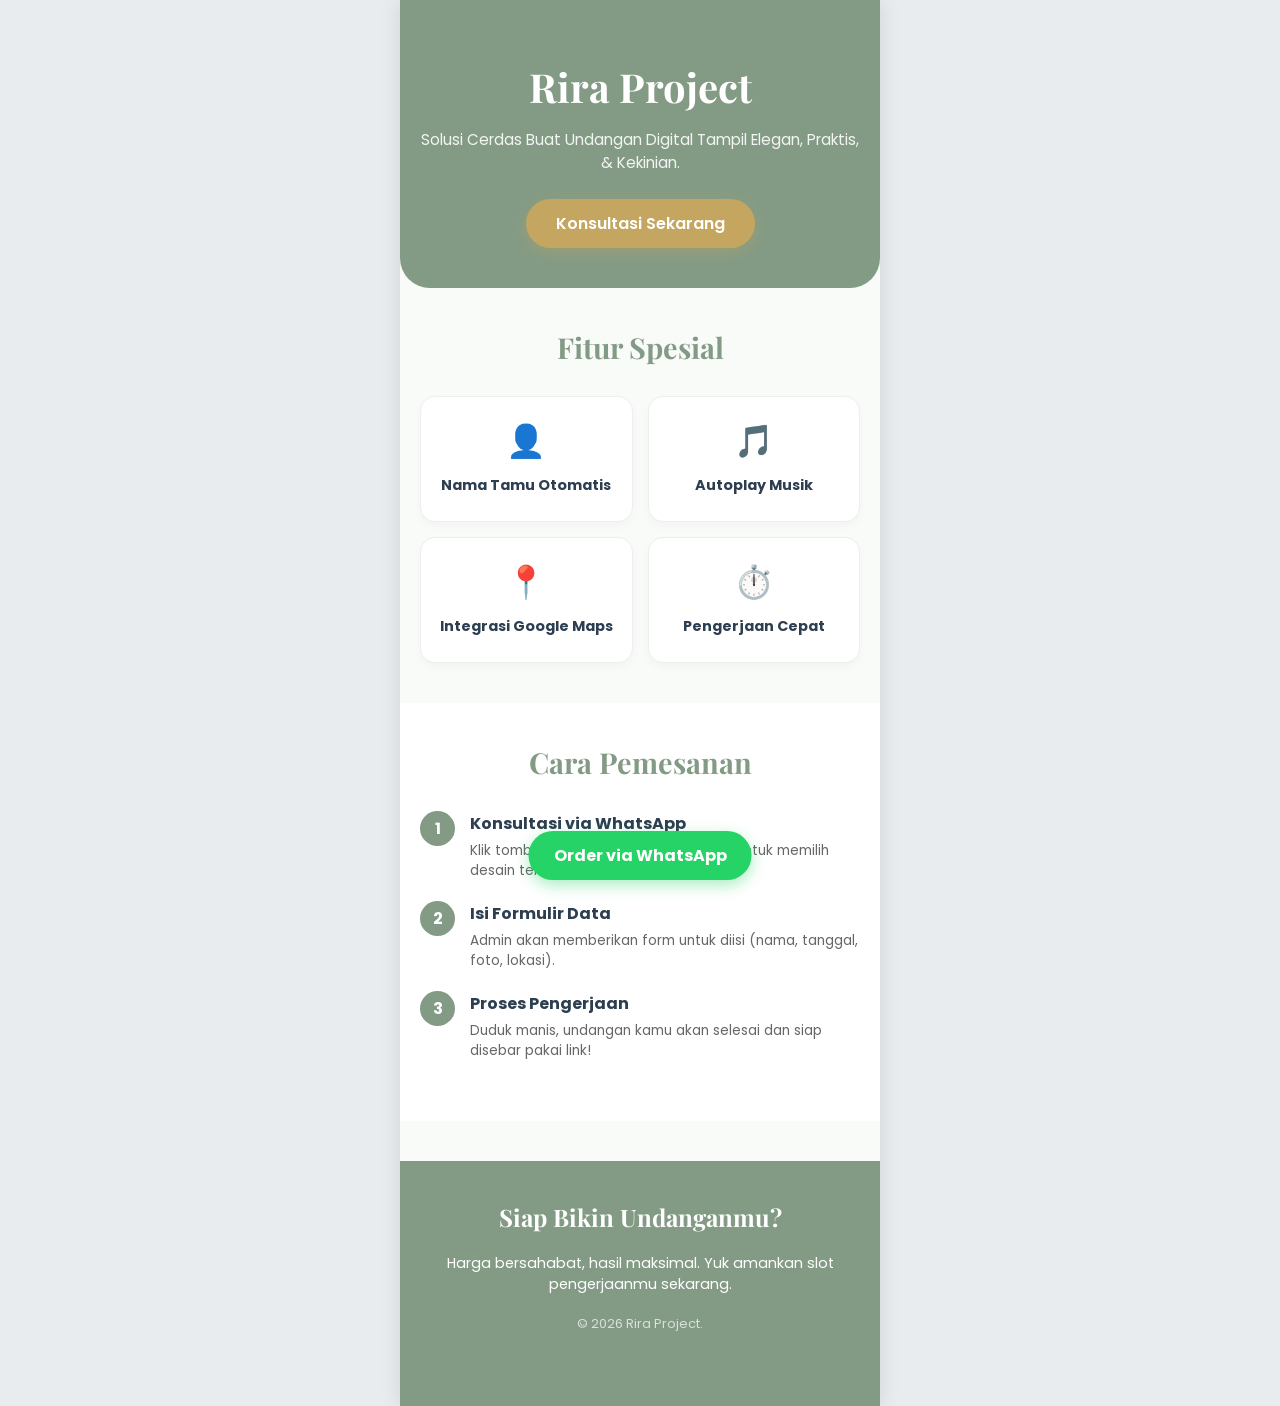
<file: index.html>
<!DOCTYPE html>
<html lang="id">
<head>
    <meta charset="UTF-8">
    <meta name="viewport" content="width=device-width, initial-scale=1.0">
    <title>Rira Project - Jasa Pembuatan Undangan Digital</title>
    <link href="https://fonts.googleapis.com/css2?family=Playfair+Display:wght@600&family=Poppins:wght@300;400;500;600&display=swap" rel="stylesheet">
    
    <style>
        /* --- STYLING DASAR --- */
        :root {
            --primary-color: #839b85; /* Sage Green elegan */
            --gold-accent: #c4a661;   /* Aksen Emas */
            --bg-light: #f9fbf9;
            --text-dark: #2c3e50;
            --text-muted: #666;
        }

        body, html {
            margin: 0;
            padding: 0;
            font-family: 'Poppins', sans-serif;
            background-color: #e9ecef;
            color: var(--text-dark);
            scroll-behavior: smooth;
        }

        .container {
            max-width: 480px;
            margin: 0 auto;
            background-color: var(--bg-light);
            min-height: 100vh;
            box-shadow: 0 0 20px rgba(0,0,0,0.1);
            overflow-x: hidden;
        }

        h1, h2, h3 {
            font-family: 'Playfair Display', serif;
            margin-top: 0;
        }

        /* --- HEADER / HERO SECTION --- */
        .hero {
            background-color: var(--primary-color);
            color: white;
            text-align: center;
            padding: 60px 20px 40px;
            border-bottom-left-radius: 30px;
            border-bottom-right-radius: 30px;
        }

        .hero h1 {
            font-size: 2.5rem;
            margin-bottom: 10px;
            color: #fff;
        }

        .hero p {
            font-size: 0.95rem;
            opacity: 0.9;
            margin-bottom: 25px;
        }

        .btn-order {
            display: inline-block;
            background-color: var(--gold-accent);
            color: white;
            padding: 12px 30px;
            border-radius: 30px;
            text-decoration: none;
            font-weight: 600;
            box-shadow: 0 4px 15px rgba(196, 166, 97, 0.4);
            transition: 0.3s;
        }

        /* --- FITUR SECTION --- */
        .features {
            padding: 40px 20px;
        }

        .section-title {
            text-align: center;
            color: var(--primary-color);
            font-size: 1.8rem;
            margin-bottom: 30px;
        }

        .feature-grid {
            display: grid;
            grid-template-columns: 1fr 1fr;
            gap: 15px;
        }

        .feature-item {
            background: white;
            padding: 20px 15px;
            border-radius: 15px;
            text-align: center;
            box-shadow: 0 4px 10px rgba(0,0,0,0.03);
            border: 1px solid #eee;
        }

        .feature-icon {
            font-size: 2rem;
            margin-bottom: 10px;
        }

        .feature-item h3 {
            font-size: 0.9rem;
            font-family: 'Poppins', sans-serif;
            color: var(--text-dark);
            margin-bottom: 5px;
        }

        /* --- CARA PESAN --- */
        .how-to {
            background-color: #fff;
            padding: 40px 20px;
            margin-bottom: 40px;
        }

        .step {
            display: flex;
            align-items: flex-start;
            margin-bottom: 20px;
        }

        .step-number {
            background-color: var(--primary-color);
            color: white;
            width: 35px;
            height: 35px;
            border-radius: 50%;
            display: flex;
            justify-content: center;
            align-items: center;
            font-weight: bold;
            margin-right: 15px;
            flex-shrink: 0;
        }

        .step-text h4 {
            margin: 0 0 5px 0;
            font-size: 1rem;
        }

        .step-text p {
            margin: 0;
            font-size: 0.85rem;
            color: var(--text-muted);
        }

        /* --- FOOTER / CTA BOTTOM --- */
        .footer-cta {
            text-align: center;
            padding: 40px 20px 60px;
            background-color: var(--primary-color);
            color: white;
        }

        .footer-cta h2 {
            color: white;
        }

        /* Tombol WA Mengambang */
        .float-wa {
            position: fixed;
            bottom: 20px;
            right: 50%;
            transform: translateX(50%);
            background-color: #25D366;
            color: white;
            padding: 12px 25px;
            border-radius: 30px;
            text-decoration: none;
            font-weight: bold;
            display: flex;
            align-items: center;
            box-shadow: 0 5px 15px rgba(37, 211, 102, 0.4);
            z-index: 1000;
            width: max-content;
        }

        .float-wa img {
            width: 20px;
            margin-right: 8px;
        }
    </style>
</head>
<body>

<div class="container">

    <!-- HERO SECTION -->
    <div class="hero">
        <h1>Rira Project</h1>
        <p>Solusi Cerdas Buat Undangan Digital Tampil Elegan, Praktis, & Kekinian.</p>
        
        <!-- Ganti Nomor WA di href bawah ini -->
        <a href="https://wa.me/6281234567890?text=Halo%20Rira%20Project,%20saya%20mau%20tanya-tanya%20soal%20pembuatan%20undangan%20online." class="btn-order" target="_blank">Konsultasi Sekarang</a>
    </div>

    <!-- FITUR SECTION -->
    <div class="features">
        <h2 class="section-title">Fitur Spesial</h2>
        <div class="feature-grid">
            <div class="feature-item">
                <div class="feature-icon">👤</div>
                <h3>Nama Tamu Otomatis</h3>
            </div>
            <div class="feature-item">
                <div class="feature-icon">🎵</div>
                <h3>Autoplay Musik</h3>
            </div>
            <div class="feature-item">
                <div class="feature-icon">📍</div>
                <h3>Integrasi Google Maps</h3>
            </div>
            <div class="feature-item">
                <div class="feature-icon">⏱️</div>
                <h3>Pengerjaan Cepat</h3>
            </div>
        </div>
    </div>

    <!-- CARA PESAN -->
    <div class="how-to">
        <h2 class="section-title">Cara Pemesanan</h2>
        
        <div class="step">
            <div class="step-number">1</div>
            <div class="step-text">
                <h4>Konsultasi via WhatsApp</h4>
                <p>Klik tombol order dan chat admin kami untuk memilih desain template.</p>
            </div>
        </div>
        
        <div class="step">
            <div class="step-number">2</div>
            <div class="step-text">
                <h4>Isi Formulir Data</h4>
                <p>Admin akan memberikan form untuk diisi (nama, tanggal, foto, lokasi).</p>
            </div>
        </div>

        <div class="step">
            <div class="step-number">3</div>
            <div class="step-text">
                <h4>Proses Pengerjaan</h4>
                <p>Duduk manis, undangan kamu akan selesai dan siap disebar pakai link!</p>
            </div>
        </div>
    </div>

    <!-- FOOTER CTA -->
    <div class="footer-cta">
        <h2>Siap Bikin Undanganmu?</h2>
        <p style="font-size: 0.9rem; margin-bottom: 20px;">Harga bersahabat, hasil maksimal. Yuk amankan slot pengerjaanmu sekarang.</p>
        <p style="font-size: 0.8rem; opacity: 0.7;">&copy; 2026 Rira Project.</p>
    </div>

    <!-- TOMBOL WA MENGAMBANG DI BAWAH -->
    <!-- GANTI 6281234567890 DENGAN NOMOR WA ASLI LO -->
    <a href="https://wa.me/6281234567890?text=Halo%20Rira%20Project,%20saya%20mau%20pesan%20undangan%20online." class="float-wa" target="_blank">
        Order via WhatsApp
    </a>

</div>

</body>
</html>
</file>
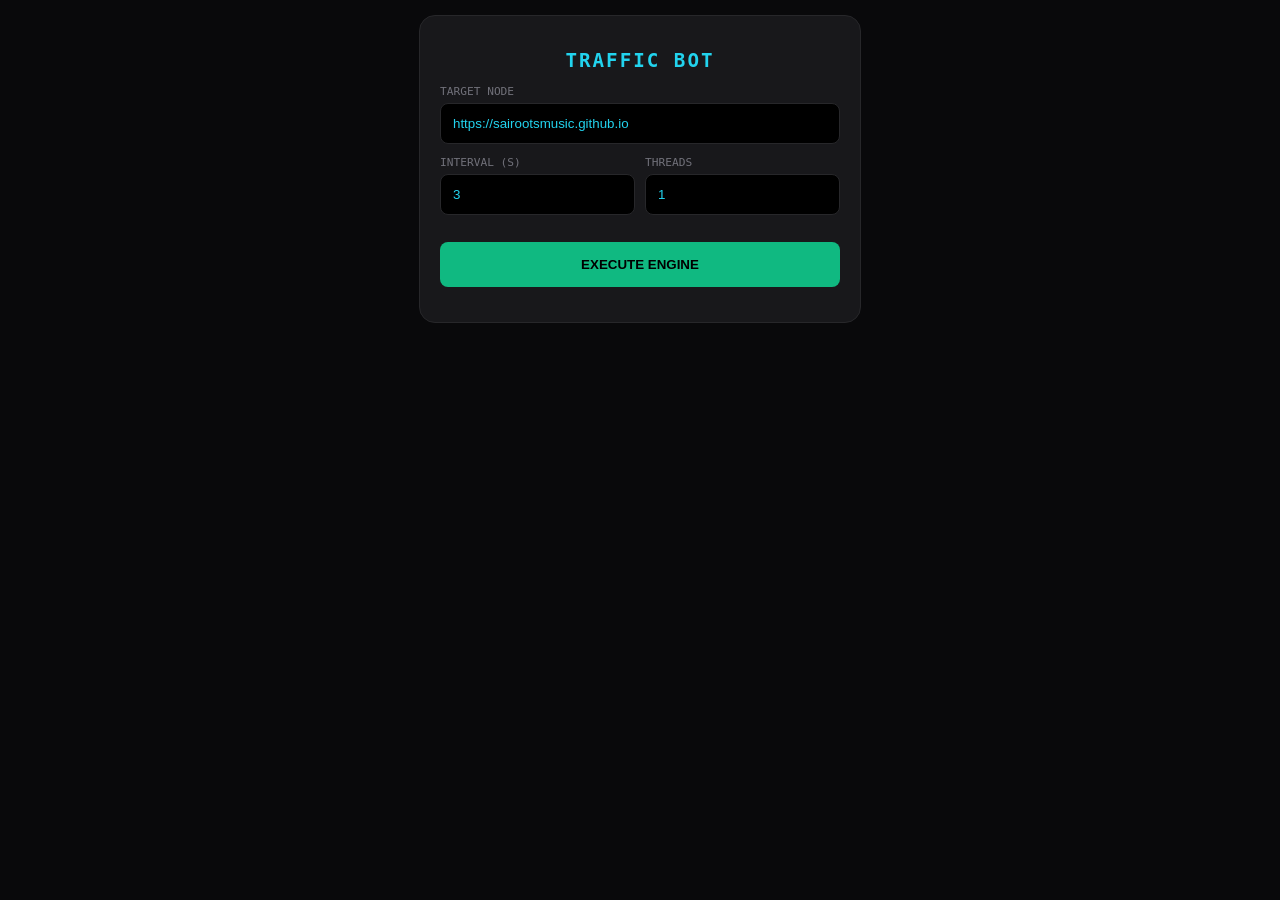
<file: traficbot.html>
<!DOCTYPE html>
<html lang="id">
<head>
    <meta charset="UTF-8">
    <meta name="viewport" content="width=device-width, initial-scale=1.0">
    <title>Traffic Bot Final</title>
    <style>
        :root {
            --bg: #09090b;
            --card: #18181b;
            --cyan: #22d3ee;
            --red: #f43f5e;
            --green: #10b981;
            --border: #27272a;
        }

        body {
            font-family: 'Segoe UI', monospace;
            background: var(--bg);
            color: #e4e4e7;
            margin: 0; padding: 15px;
            display: flex; justify-content: center;
        }

        .container {
            background: var(--card);
            width: 100%; max-width: 400px;
            padding: 20px; border-radius: 16px;
            border: 1px solid var(--border);
        }

        h1 { font-size: 1.2rem; color: var(--cyan); text-align: center; letter-spacing: 2px; }

        input {
            width: 100%; background: #000; border: 1px solid var(--border);
            color: var(--cyan); padding: 12px; border-radius: 8px;
            margin-bottom: 12px; box-sizing: border-box;
        }

        .row { display: flex; gap: 10px; }
        .col { flex: 1; }
        label { font-size: 0.7rem; color: #71717a; display: block; margin-bottom: 5px; }

        .btn {
            width: 100%; padding: 15px; border: none; border-radius: 8px;
            font-weight: bold; cursor: pointer; margin: 15px 0;
            transition: 0.2s; text-transform: uppercase;
        }
        .start { background: var(--green); color: #000; }
        .stop { background: var(--red); color: #fff; }

        /* LIVE PROOF MONITOR */
        #monitor {
            background: #000; border: 1px solid var(--border);
            padding: 15px; border-radius: 10px; display: none;
        }

        .signal-grid { display: grid; grid-template-columns: 1fr 1fr; gap: 10px; margin-bottom: 15px; }
        .box { text-align: center; border: 1px solid #333; padding: 10px; border-radius: 6px; }
        .val { font-size: 1.2rem; font-weight: bold; color: #fff; }

        /* Grafik Visual Network */
        .visual-bars {
            height: 50px; display: flex; align-items: flex-end; gap: 3px;
            border-bottom: 1px solid var(--cyan); margin-bottom: 10px; overflow: hidden;
        }
        .bar { width: 100%; background: var(--cyan); min-height: 2px; transition: 0.1s; }

        .log { height: 80px; font-size: 0.65rem; color: var(--green); overflow-y: auto; font-family: monospace; }
    </style>
</head>
<body>

<div class="container">
    <h1>TRAFFIC BOT</h1>

    <label>TARGET NODE</label>
    <input type="text" id="targetUrl" value="https://sairootsmusic.github.io">

    <div class="row">
        <div class="col">
            <label>INTERVAL (S)</label>
            <input type="number" id="intervalTime" value="3">
        </div>
        <div class="col">
            <label>THREADS</label>
            <input type="number" id="threads" value="1">
        </div>
    </div>

    <button class="btn start" id="mainBtn" onclick="toggleBot()">Execute Engine</button>

    <div id="monitor">
        <div class="visual-bars" id="barContainer"></div>
        
        <div class="signal-grid">
            <div class="box">
                <label>NETWORK HITS</label>
                <span class="val" id="hitCount">0</span>
            </div>
            <div class="box">
                <label>DATA FLOW</label>
                <span class="val" id="flowStatus" style="color:var(--red)">OFFLINE</span>
            </div>
        </div>

        <div class="log" id="logBox">> Ready for data injection...</div>
    </div>
</div>

<script>
    let isRunning = false;
    let count = 0;
    let botInterval;

    // Membuat bar awal untuk grafik
    const container = document.getElementById('barContainer');
    for(let i=0; i<25; i++) {
        let b = document.createElement('div');
        b.className = 'bar';
        b.style.height = '2px';
        container.appendChild(b);
    }

    function updateVisual() {
        const bars = document.querySelectorAll('.bar');
        bars.forEach(b => {
            let h = Math.floor(Math.random() * 45) + 5;
            b.style.height = h + 'px';
            setTimeout(() => b.style.height = '2px', 300);
        });
    }

    function addLog(msg) {
        const box = document.getElementById('logBox');
        box.innerHTML += `<div>> ${msg}</div>`;
        box.scrollTop = box.scrollHeight;
    }

    function toggleBot() {
        const btn = document.getElementById('mainBtn');
        const mon = document.getElementById('monitor');
        const url = document.getElementById('targetUrl').value;
        const interval = document.getElementById('intervalTime').value * 1000;
        const threads = document.getElementById('threads').value;

        if (!isRunning) {
            isRunning = true;
            btn.innerText = "Terminate Engine";
            btn.className = "btn stop";
            mon.style.display = "block";
            document.getElementById('flowStatus').innerText = "ACTIVE";
            document.getElementById('flowStatus').style.color = "var(--cyan)";

            botInterval = setInterval(() => {
                for (let i = 0; i < threads; i++) {
                    const ifr = document.createElement('iframe');
                    ifr.style.display = 'none';
                    ifr.src = url + "?t=" + Date.now();
                    
                    // BUKTI FISIK: Onload hanya terpanggil jika server merespon
                    ifr.onload = function() {
                        updateVisual();
                        addLog(`SUCCESS: Data packet received from ${url.split('/')[2]}`);
                    };

                    document.body.appendChild(ifr);
                    setTimeout(() => ifr.remove(), 2500);
                }
                count += parseInt(threads);
                document.getElementById('hitCount').innerText = count;
            }, interval);
        } else {
            isRunning = false;
            btn.innerText = "Execute Engine";
            btn.className = "btn start";
            document.getElementById('flowStatus').innerText = "OFFLINE";
            document.getElementById('flowStatus').style.color = "var(--red)";
            clearInterval(botInterval);
        }
    }
</script>

</body>
</html>
</file>
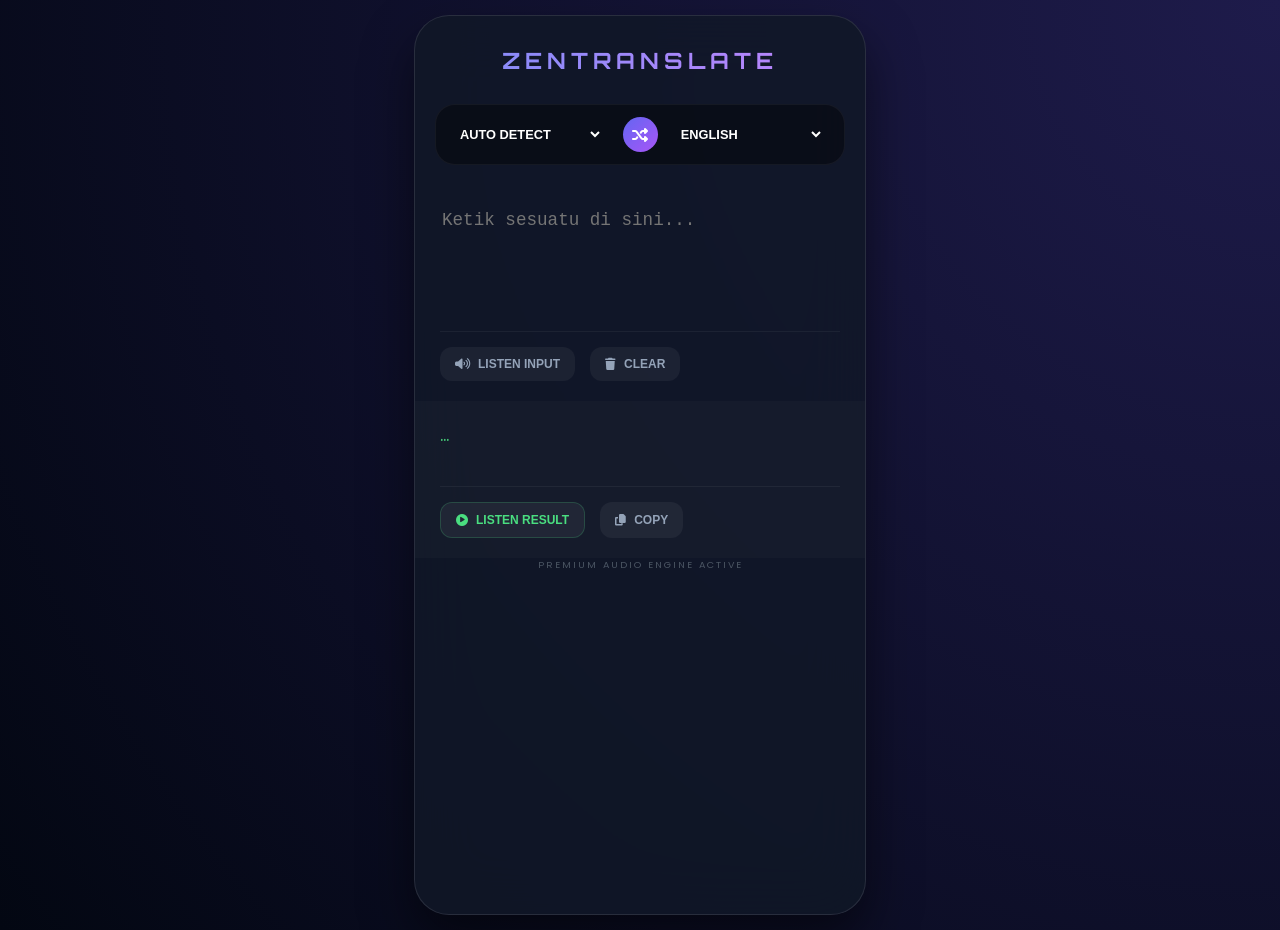
<file: translator.html>
<!DOCTYPE html>
<html lang="id">
<head>
    <meta charset="UTF-8">
    <meta name="viewport" content="width=device-width, initial-scale=1.0, maximum-scale=1.0, user-scalable=no">
    <title>ZenTranslate ELITE</title>
    <link rel="stylesheet" href="https://cdnjs.cloudflare.com/ajax/libs/font-awesome/6.4.0/css/all.min.css">
    <link href="https://fonts.googleapis.com/css2?family=Orbitron:wght@700&family=Poppins:wght@300;400;600;800&display=swap" rel="stylesheet">
    <style>
        :root {
            --p: #6366f1; --s: #a855f7; --accent: #4ade80;
            --bg: #030712; --card: rgba(17, 24, 39, 0.85);
        }

        body {
            margin: 0; padding: 15px; font-family: 'Poppins', sans-serif;
            background: radial-gradient(circle at top right, #1e1b4b, #030712);
            min-height: 100vh; color: #fff; display: flex; justify-content: center;
        }

        .app-container {
            width: 100%; max-width: 450px; background: var(--card);
            backdrop-filter: blur(30px); border: 1px solid rgba(255,255,255,0.1);
            border-radius: 35px; box-shadow: 0 25px 50px rgba(0,0,0,0.5);
            overflow: hidden; animation: fadeIn 0.8s ease;
        }

        @keyframes fadeIn { from { opacity: 0; transform: translateY(20px); } to { opacity: 1; transform: translateY(0); } }

        .header { padding: 30px 20px 10px; text-align: center; }
        .header h1 {
            font-family: 'Orbitron', sans-serif; font-size: 1.4rem; margin: 0;
            background: linear-gradient(to right, #818cf8, #c084fc);
            -webkit-background-clip: text; -webkit-text-fill-color: transparent;
            letter-spacing: 5px;
        }

        .lang-control {
            display: flex; align-items: center; justify-content: space-between;
            background: rgba(0,0,0,0.4); margin: 20px; padding: 12px 20px;
            border-radius: 20px; border: 1px solid rgba(255,255,255,0.05);
        }

        select {
            background: none; color: #fff; border: none; font-size: 0.8rem;
            font-weight: 600; outline: none; width: 40%; cursor: pointer;
        }

        .swap-btn {
            width: 35px; height: 35px; background: linear-gradient(135deg, var(--p), var(--s));
            border-radius: 50%; display: flex; justify-content: center; align-items: center;
            cursor: pointer; transition: 0.3s;
        }

        .input-box, .output-box { padding: 20px 25px; position: relative; }
        
        textarea {
            width: 100%; background: transparent; border: none; color: #fff;
            font-size: 1.1rem; resize: none; outline: none; min-height: 100px; line-height: 1.5;
        }

        .res-text { color: var(--accent); font-size: 1.1rem; min-height: 50px; line-height: 1.6; word-wrap: break-word; }

        .action-bar {
            display: flex; gap: 15px; margin-top: 15px;
            border-top: 1px solid rgba(255,255,255,0.05); padding-top: 15px;
        }

        .btn-premium {
            background: rgba(255,255,255,0.05); border: none; color: #94a3b8;
            padding: 10px 15px; border-radius: 12px; cursor: pointer; transition: 0.2s;
            display: flex; align-items: center; gap: 8px; font-size: 0.75rem; font-weight: 600;
        }
        .btn-premium:hover { background: rgba(255,255,255,0.15); color: #fff; }

        .status-badge {
            text-align: center; font-size: 0.6rem; color: #4b5563;
            letter-spacing: 2px; padding-bottom: 20px; text-transform: uppercase;
        }
    </style>
</head>
<body>

<div class="app-container">
    <div class="header"><h1>ZENTRANSLATE</h1></div>

    <div class="lang-control">
        <select id="srcLang"><option value="auto">AUTO DETECT</option></select>
        <div class="swap-btn" onclick="swap()"><i class="fas fa-random"></i></div>
        <select id="targetLang"></select>
    </div>

    <div class="input-box">
        <textarea id="inputText" placeholder="Ketik sesuatu di sini..." oninput="trigger()"></textarea>
        <div class="action-bar">
            <button class="btn-premium" onclick="speakInput()">
                <i class="fas fa-volume-up"></i> LISTEN INPUT
            </button>
            <button class="btn-premium" onclick="clearText()">
                <i class="fas fa-trash"></i> CLEAR
            </button>
        </div>
    </div>

    <div class="output-box" style="background: rgba(255,255,255,0.02);">
        <div id="outputText" class="res-text">...</div>
        <div class="action-bar">
            <button class="btn-premium" onclick="speakOutput()" style="color: var(--accent); border: 1px solid rgba(74, 222, 128, 0.2);">
                <i class="fas fa-play-circle"></i> LISTEN RESULT
            </button>
            <button class="btn-premium" onclick="copyResult()">
                <i class="fas fa-copy"></i> COPY
            </button>
        </div>
    </div>

    <div class="status-badge" id="status">PREMIUM AUDIO ENGINE ACTIVE</div>
</div>

<script>
    // Database 100+ Bahasa
    const langs = {"af":"Afrikaans","sq":"Albanian","am":"Amharic","ar":"Arabic","hy":"Armenian","az":"Azerbaijani","eu":"Basque","be":"Belarusian","bn":"Bengali","bs":"Bosnian","bg":"Bulgarian","ca":"Catalan","ceb":"Cebuano","ny":"Chichewa","zh-CN":"Chinese","hr":"Croatian","cs":"Czech","da":"Danish","nl":"Dutch","en":"English","eo":"Esperanto","et":"Estonian","tl":"Filipino","fi":"Finnish","fr":"French","de":"German","el":"Greek","gu":"Gujarati","ht":"Haitian Creole","ha":"Hausa","iw":"Hebrew","hi":"Hindi","hu":"Hungarian","is":"Icelandic","ig":"Igbo","id":"Indonesian","ga":"Irish","it":"Italian","ja":"Japanese","jw":"Javanese","kn":"Kannada","kk":"Kazakh","km":"Khmer","ko":"Korean","lo":"Lao","la":"Latin","lv":"Latvian","lt":"Lithuanian","mk":"Macedonian","mg":"Malagasy","ms":"Malay","ml":"Malayalam","mt":"Maltese","mi":"Maori","mr":"Marathi","mn":"Mongolian","my":"Myanmar","ne":"Nepalese","no":"Norwegian","ps":"Pashto","fa":"Persian","pl":"Polish","pt":"Portuguese","pa":"Punjabi","ro":"Romanian","ru":"Russian","sr":"Serbian","sk":"Slovak","sl":"Slovenian","so":"Somali","es":"Spanish","su":"Sundanese","sw":"Swahili","sv":"Swedish","tg":"Tajik","ta":"Tamil","te":"Telugu","th":"Thai","tr":"Turkish","uk":"Ukrainian","ur":"Urdu","uz":"Uzbek","vi":"Vietnamese","zu":"Zulu"};

    const src = document.getElementById('srcLang');
    const target = document.getElementById('targetLang');
    const status = document.getElementById('status');

    Object.entries(langs).forEach(([code, name]) => {
        const opt = `<option value="${code}">${name.toUpperCase()}</option>`;
        src.innerHTML += opt; target.innerHTML += opt;
    });
    target.value = "en";

    let timer;
    function trigger() {
        status.innerText = 'MEMPROSES...';
        clearTimeout(timer);
        timer = setTimeout(translate, 600);
    }

    async function translate() {
        const text = document.getElementById('inputText').value;
        const out = document.getElementById('outputText');
        if(!text) { out.innerText = '...'; status.innerText = 'READY'; return; }

        try {
            const url = `https://translate.googleapis.com/translate_a/single?client=gtx&sl=${src.value}&tl=${target.value}&dt=t&q=${encodeURIComponent(text)}`;
            const res = await fetch(url);
            const data = await res.json();
            if(data && data[0]) {
                out.innerText = data[0].map(x => x[0]).join("");
                status.innerText = 'TRANSLATED';
            }
        } catch (e) { status.innerText = 'CONNECTION ERROR'; }
    }

    // FUNGSI LISTEN (AUDIO) PERBAIKAN
    function playAudio(text, langCode) {
        if (!text || text === '...') return;
        window.speechSynthesis.cancel(); // Reset suara sebelumnya biar gak tumpang tindih
        const utterance = new SpeechSynthesisUtterance(text);
        utterance.lang = langCode;
        utterance.rate = 0.9; // Kecepatan sedikit diperlambat biar jelas
        window.speechSynthesis.speak(utterance);
    }

    window.speakInput = () => playAudio(document.getElementById('inputText').value, src.value === 'auto' ? 'id-ID' : src.value);
    window.speakOutput = () => playAudio(document.getElementById('outputText').innerText, target.value);

    window.copyResult = () => {
        navigator.clipboard.writeText(document.getElementById('outputText').innerText);
        status.innerText = 'COPIED!';
        setTimeout(() => status.innerText = 'READY', 2000);
    };

    window.clearText = () => {
        document.getElementById('inputText').value = '';
        document.getElementById('outputText').innerText = '...';
        status.innerText = 'CLEARED';
    };

    window.swap = () => {
        if(src.value === 'auto') return;
        const t = src.value; src.value = target.value; target.value = t;
        translate();
    };
</script>
</body>
</html>
</file>
